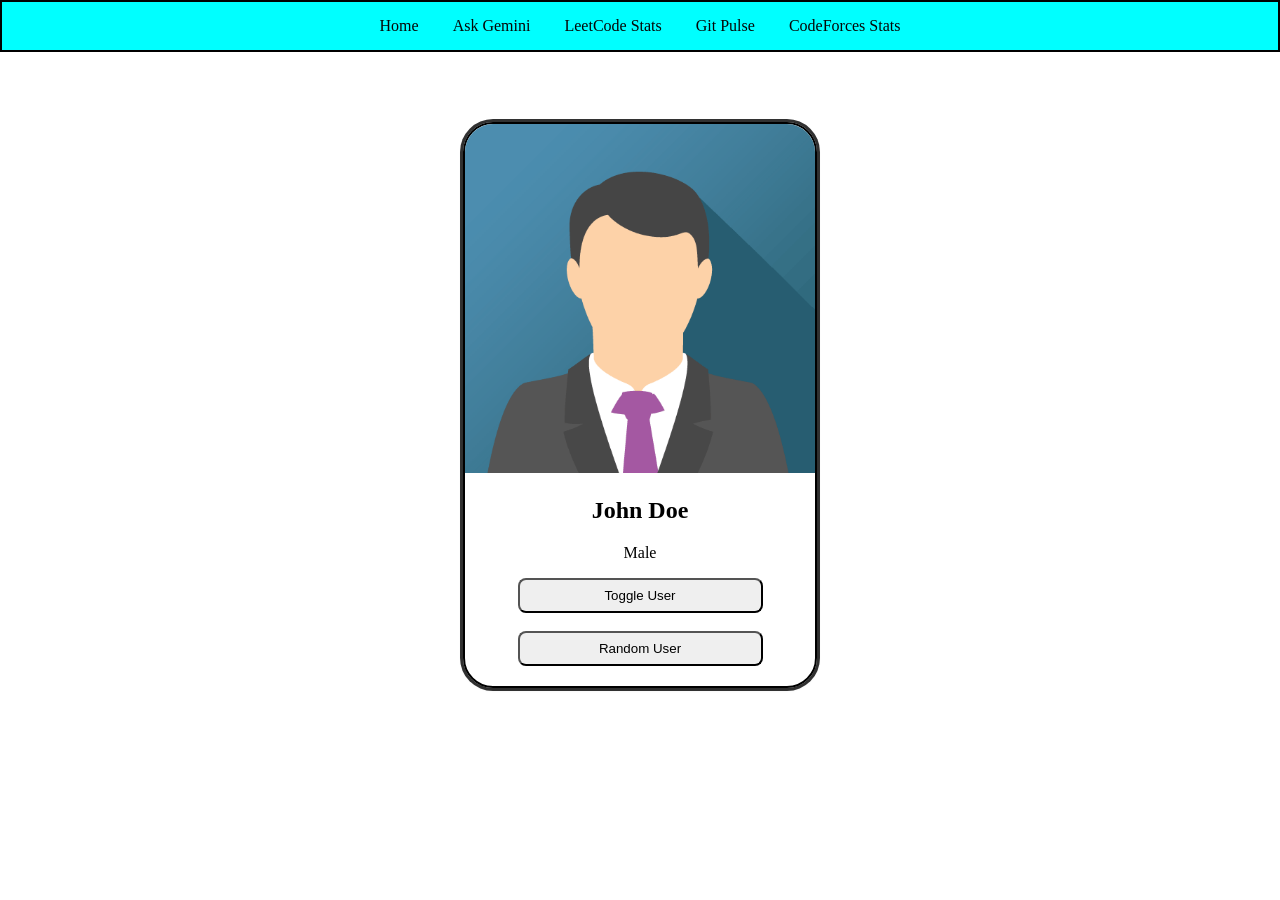
<file: index.html>
<!DOCTYPE html>
<html lang="en">
<head>
    <meta charset="UTF-8">
    <meta name="viewport" content="width=device-width, initial-scale=1.0">
    <title>Document</title>
    <link rel="stylesheet" href="index.css">
</head>
<body>
    <!-- <h1>Hello World!</h1> -->
    <!-- <h1 class="h1-class">Hello world2!</h1> -->
    <!-- <a href="https://www.amazon.in">Amazon</a> -->
    <div class="nav-bar">
        <a href="">Home</a>
        <a href="./ask-gemini.html" target="_blank">Ask Gemini</a>
        <a href="./leetcode-stats.html" target="_blank">LeetCode Stats</a>
        <a href="./gitpulse.html" target="_blank">Git Pulse</a>
        <a href="./codeforces-stats.html" target="_blank">CodeForces Stats</a>
    </div>
    <div class="card">
        <img src="john.png" alt="User Name" id="user-image">
        <h2 id="user-name">John Doe</h2>
        <p id="gender">Male</p>
        <button onclick="toggleUser()">Toggle User</button><br><br>
        <button onClick="randomUser()">Random User</button>
    </div>
    <script src="index.js"></script>
</body>
</html>
</file>
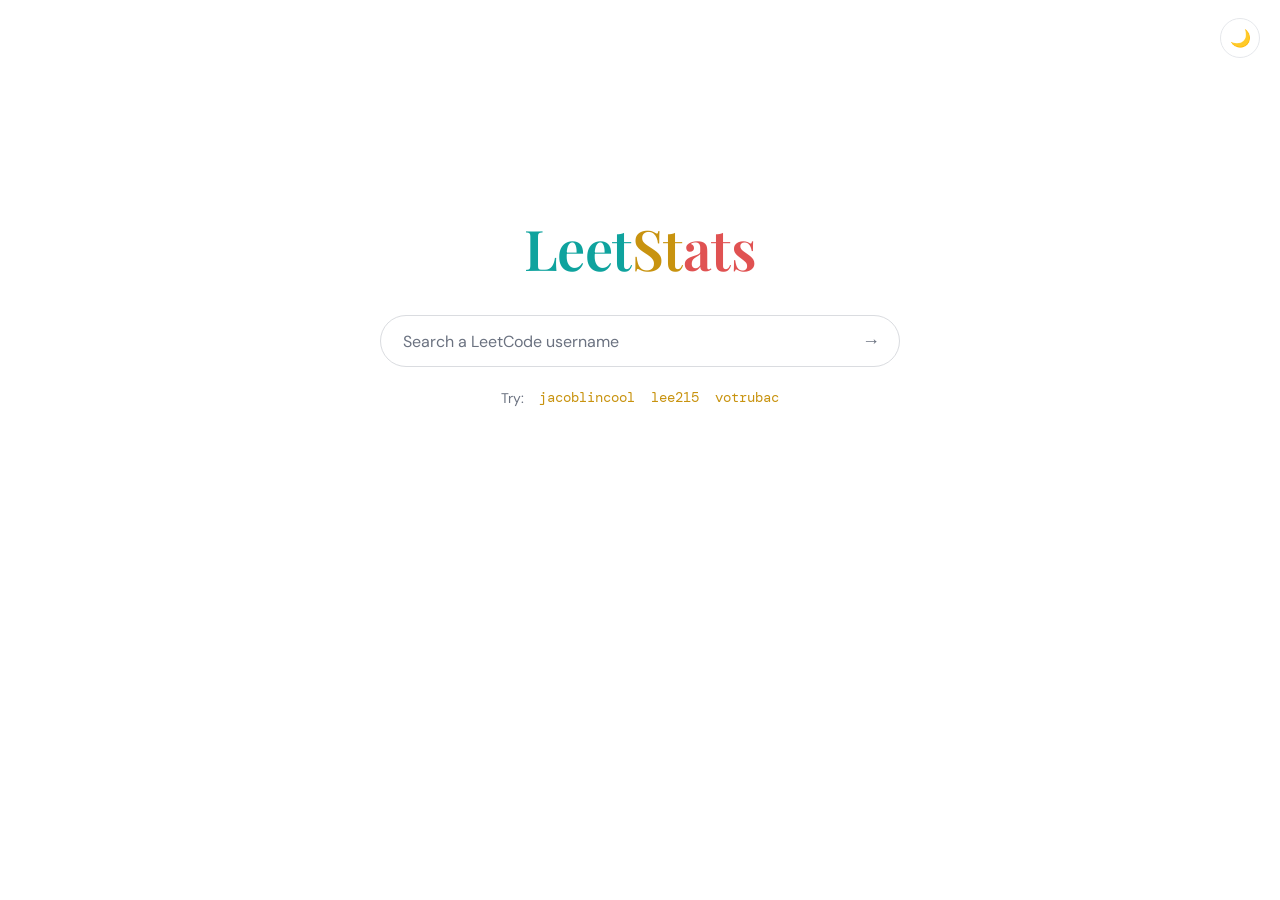
<file: leetcode-stats.html>
<!DOCTYPE html>
<html lang="en" data-theme="light">
<head>
<meta charset="UTF-8">
<meta name="viewport" content="width=device-width, initial-scale=1.0">
<title>LeetStats</title>
<link rel="preconnect" href="https://fonts.googleapis.com">
<link rel="preconnect" href="https://fonts.gstatic.com" crossorigin>
<link href="https://fonts.googleapis.com/css2?family=Playfair+Display:wght@600&family=DM+Sans:wght@400;500;700&family=DM+Mono:wght@400;500&display=swap" rel="stylesheet">
<style>
  :root, [data-theme="light"] {
    --bg: #ffffff;
    --text: #1f2328;
    --muted: #6b7280;
    --line: #e5e7eb;
    --surface: #ffffff;
    --input-border: #dadce0;
    --input-shadow: rgba(32, 33, 36, 0.12);
    --track: #f0f1f3;
    --easy: #0fa39e;
    --medium: #c8930f;
    --hard: #e05252;
    --accent: #c8930f;
    --card-shadow: 0 1px 3px rgba(32, 33, 36, 0.08), 0 8px 28px rgba(32, 33, 36, 0.06);
  }
  [data-theme="dark"] {
    --bg: #0a0b0d;
    --text: #e9e7e2;
    --muted: #8b8f98;
    --line: rgba(255, 255, 255, 0.09);
    --surface: #121418;
    --input-border: rgba(255, 255, 255, 0.14);
    --input-shadow: rgba(0, 0, 0, 0.5);
    --track: rgba(255, 255, 255, 0.08);
    --easy: #3ddad7;
    --medium: #e3b341;
    --hard: #ff6b6b;
    --accent: #e3b341;
    --card-shadow: 0 20px 50px rgba(0, 0, 0, 0.45);
  }

  * { margin: 0; padding: 0; box-sizing: border-box; }

  html, body { height: 100%; }

  body {
    background: var(--bg);
    color: var(--text);
    font-family: "DM Sans", system-ui, sans-serif;
    display: flex;
    flex-direction: column;
    align-items: center;
    transition: background 0.25s, color 0.25s;
  }

  /* theme toggle, top right */
  .theme-toggle {
    position: fixed;
    top: 18px;
    right: 20px;
    width: 40px;
    height: 40px;
    border-radius: 50%;
    border: 1px solid var(--line);
    background: var(--surface);
    color: var(--text);
    font-size: 17px;
    cursor: pointer;
    display: flex;
    align-items: center;
    justify-content: center;
    transition: background 0.25s, border-color 0.25s, transform 0.15s;
    z-index: 10;
  }
  .theme-toggle:hover { transform: scale(1.06); }
  .theme-toggle:focus-visible { outline: 2px solid var(--accent); outline-offset: 2px; }

  main {
    width: 100%;
    max-width: 640px;
    padding: 0 24px 64px;
    display: flex;
    flex-direction: column;
    align-items: center;
    /* Google-style: sits a bit above vertical center when idle */
    margin-top: clamp(96px, 24vh, 210px);
    transition: margin-top 0.45s cubic-bezier(0.3, 0.8, 0.3, 1);
  }
  body.has-result main { margin-top: 72px; }

  .wordmark {
    font-family: "Playfair Display", serif;
    font-weight: 600;
    font-size: clamp(40px, 8vw, 56px);
    letter-spacing: -0.01em;
    margin-bottom: 30px;
    user-select: none;
  }
  .wordmark .l { color: var(--easy); }
  .wordmark .e { color: var(--medium); }
  .wordmark .t { color: var(--hard); }

  /* search */
  .search {
    width: 100%;
    max-width: 520px;
    display: flex;
    align-items: center;
    gap: 12px;
    background: var(--surface);
    border: 1px solid var(--input-border);
    border-radius: 999px;
    padding: 0 8px 0 22px;
    height: 52px;
    transition: box-shadow 0.2s, border-color 0.2s, background 0.25s;
  }
  .search:focus-within {
    box-shadow: 0 2px 10px var(--input-shadow);
    border-color: transparent;
  }
  [data-theme="dark"] .search:focus-within { border-color: var(--accent); box-shadow: none; }

  .search input {
    flex: 1;
    min-width: 0;
    border: none;
    outline: none;
    background: transparent;
    color: var(--text);
    font-family: "DM Mono", monospace;
    font-size: 16px;
  }
  .search input::placeholder { color: var(--muted); font-family: "DM Sans", sans-serif; }

  .search button {
    border: none;
    background: transparent;
    color: var(--muted);
    font-size: 18px;
    width: 40px;
    height: 40px;
    border-radius: 50%;
    cursor: pointer;
    display: flex;
    align-items: center;
    justify-content: center;
    transition: color 0.15s, background 0.15s;
  }
  .search button:hover { color: var(--accent); background: var(--track); }
  .search button:focus-visible { outline: 2px solid var(--accent); outline-offset: 1px; }
  .search button:disabled { opacity: 0.45; cursor: wait; }

  .try {
    margin-top: 20px;
    font-size: 14px;
    color: var(--muted);
    display: flex;
    gap: 14px;
    align-items: center;
    flex-wrap: wrap;
    justify-content: center;
  }
  .try button {
    background: none;
    border: none;
    padding: 2px 1px;
    color: var(--accent);
    font-family: "DM Mono", monospace;
    font-size: 13.5px;
    cursor: pointer;
    border-bottom: 1px dashed transparent;
    transition: border-color 0.15s;
  }
  .try button:hover { border-bottom-color: var(--accent); }
  .try button:focus-visible { outline: 2px solid var(--accent); outline-offset: 2px; }

  /* states */
  .loader {
    margin-top: 52px;
    width: 34px; height: 34px;
    border: 3px solid var(--track);
    border-top-color: var(--accent);
    border-radius: 50%;
    animation: spin 0.8s linear infinite;
  }
  @keyframes spin { to { transform: rotate(360deg); } }

  .error {
    margin-top: 44px;
    text-align: center;
    color: var(--muted);
    font-size: 14.5px;
    line-height: 1.6;
    max-width: 420px;
  }
  .error b { color: var(--hard); font-weight: 700; display: block; margin-bottom: 4px; }

  /* card */
  .card {
    width: 100%;
    margin-top: 44px;
    background: var(--surface);
    border: 1px solid var(--line);
    border-radius: 18px;
    padding: 30px 34px;
    box-shadow: var(--card-shadow);
    animation: rise 0.45s cubic-bezier(0.2, 0.7, 0.3, 1) both;
    transition: background 0.25s, border-color 0.25s;
  }
  @keyframes rise {
    from { opacity: 0; transform: translateY(14px); }
    to   { opacity: 1; transform: translateY(0); }
  }

  .card-head {
    display: flex;
    justify-content: space-between;
    align-items: baseline;
    gap: 10px;
    flex-wrap: wrap;
    margin-bottom: 26px;
  }
  .card-head a {
    font-family: "Playfair Display", serif;
    font-size: 23px;
    font-weight: 600;
    color: var(--text);
    text-decoration: none;
  }
  .card-head a:hover { color: var(--accent); }
  .card-head .rank {
    font-family: "DM Mono", monospace;
    font-size: 13px;
    color: var(--muted);
  }
  .card-head .rank b { color: var(--accent); font-weight: 500; }

  .card-body {
    display: grid;
    grid-template-columns: 168px 1fr;
    gap: 34px;
    align-items: center;
  }

  .ring-wrap { position: relative; width: 168px; height: 168px; margin: 0 auto; }
  .ring-wrap svg { transform: rotate(-90deg); display: block; }
  .ring-track { fill: none; stroke: var(--track); stroke-width: 9; }
  .ring-fill {
    fill: none;
    stroke: var(--accent);
    stroke-width: 9;
    stroke-linecap: round;
    transition: stroke-dashoffset 1.1s cubic-bezier(0.3, 0.8, 0.3, 1), stroke 0.25s;
  }
  .ring-center {
    position: absolute; inset: 0;
    display: flex; flex-direction: column;
    align-items: center; justify-content: center;
  }
  .ring-center .big {
    font-family: "DM Mono", monospace;
    font-size: 36px;
    line-height: 1;
  }
  .ring-center .small {
    color: var(--muted);
    font-size: 11.5px;
    margin-top: 6px;
    letter-spacing: 0.06em;
    text-transform: uppercase;
  }

  .bars { display: flex; flex-direction: column; gap: 18px; }
  .bar-top {
    display: flex;
    justify-content: space-between;
    align-items: baseline;
    margin-bottom: 7px;
  }
  .bar-top .label {
    font-size: 12.5px;
    font-weight: 700;
    letter-spacing: 0.09em;
    text-transform: uppercase;
  }
  .bar-top .nums {
    font-family: "DM Mono", monospace;
    font-size: 13px;
    color: var(--muted);
  }
  .bar-top .nums b { color: var(--text); font-weight: 500; }
  .bar-track { height: 7px; border-radius: 99px; background: var(--track); overflow: hidden; }
  .bar-fill { height: 100%; width: 0; border-radius: 99px; transition: width 1.1s cubic-bezier(0.3, 0.8, 0.3, 1); }
  .easy   .label { color: var(--easy); }   .easy   .bar-fill { background: var(--easy); }
  .medium .label { color: var(--medium); } .medium .bar-fill { background: var(--medium); }
  .hard   .label { color: var(--hard); }   .hard   .bar-fill { background: var(--hard); }

  .hidden { display: none !important; }

  @media (max-width: 540px) {
    .card { padding: 24px 20px; }
    .card-body { grid-template-columns: 1fr; gap: 26px; }
  }

  @media (prefers-reduced-motion: reduce) {
    * { animation: none !important; transition: none !important; }
  }
</style>
</head>
<body>
  <button class="theme-toggle" id="theme-toggle" aria-label="Switch theme" title="Switch theme">🌙</button>

  <main>
    <h1 class="wordmark"><span class="l">Leet</span><span class="e">St</span><span class="t">ats</span></h1>

    <div class="search">
      <input id="username" type="text" placeholder="Search a LeetCode username" autocomplete="off" spellcheck="false" aria-label="LeetCode username">
      <button id="go" aria-label="Fetch stats" title="Fetch stats">→</button>
    </div>

    <div class="try">
      <span>Try:</span>
      <button data-u="jacoblincool">jacoblincool</button>
      <button data-u="lee215">lee215</button>
      <button data-u="votrubac">votrubac</button>
    </div>

    <div id="loading" class="loader hidden" role="status" aria-label="Loading"></div>

    <div id="error" class="error hidden" role="alert">
      <b>Couldn't fetch that profile</b>
      <span id="error-msg"></span>
    </div>

    <section id="card" class="card hidden" aria-live="polite">
      <div class="card-head">
        <a id="profile-link" href="#" target="_blank" rel="noopener"></a>
        <span class="rank">Rank <b id="ranking">—</b></span>
      </div>
      <div class="card-body">
        <div class="ring-wrap">
          <svg width="168" height="168" viewBox="0 0 168 168" aria-hidden="true">
            <circle class="ring-track" cx="84" cy="84" r="74"></circle>
            <circle class="ring-fill" id="ring" cx="84" cy="84" r="74"></circle>
          </svg>
          <div class="ring-center">
            <div class="big" id="total-solved">0</div>
            <div class="small" id="total-label">solved</div>
          </div>
        </div>
        <div class="bars">
          <div class="bar-row easy">
            <div class="bar-top"><span class="label">Easy</span>
              <span class="nums"><b id="easy-solved">0</b> / <span id="easy-total">0</span></span></div>
            <div class="bar-track"><div class="bar-fill" id="easy-bar"></div></div>
          </div>
          <div class="bar-row medium">
            <div class="bar-top"><span class="label">Medium</span>
              <span class="nums"><b id="medium-solved">0</b> / <span id="medium-total">0</span></span></div>
            <div class="bar-track"><div class="bar-fill" id="medium-bar"></div></div>
          </div>
          <div class="bar-row hard">
            <div class="bar-top"><span class="label">Hard</span>
              <span class="nums"><b id="hard-solved">0</b> / <span id="hard-total">0</span></span></div>
            <div class="bar-track"><div class="bar-fill" id="hard-bar"></div></div>
          </div>
        </div>
      </div>
    </section>
  </main>

<script>
(function () {
  "use strict";

  /* ---------- theme ---------- */
  var root = document.documentElement;
  var toggle = document.getElementById("theme-toggle");
  var prefersDark = window.matchMedia("(prefers-color-scheme: dark)").matches;
  setTheme(prefersDark ? "dark" : "light");

  function setTheme(t) {
    root.setAttribute("data-theme", t);
    toggle.textContent = t === "dark" ? "☀️" : "🌙";
  }
  toggle.addEventListener("click", function () {
    setTheme(root.getAttribute("data-theme") === "dark" ? "light" : "dark");
  });

  /* ---------- elements ---------- */
  var input = document.getElementById("username");
  var goBtn = document.getElementById("go");
  var loadingEl = document.getElementById("loading");
  var errorEl = document.getElementById("error");
  var errorMsg = document.getElementById("error-msg");
  var cardEl = document.getElementById("card");

  var RING_R = 74;
  var RING_C = 2 * Math.PI * RING_R;
  var ring = document.getElementById("ring");
  ring.setAttribute("stroke-dasharray", RING_C);
  ring.setAttribute("stroke-dashoffset", RING_C);

  /* ---------- data sources (tried in order) ---------- */
  var SOURCES = [
    {
      url: function (u) { return "https://leetcode-api-faisalshohag.vercel.app/" + encodeURIComponent(u); },
      parse: function (d) {
        if (!d || d.errors || d.totalSolved === undefined) return null;
        return pick(d);
      }
    },
    {
      url: function (u) { return "https://alfa-leetcode-api.onrender.com/userProfile/" + encodeURIComponent(u); },
      parse: function (d) {
        if (!d || d.errors || d.totalSolved === undefined) return null;
        return pick(d);
      }
    },
    {
      url: function (u) { return "https://leetcode-stats-api.herokuapp.com/" + encodeURIComponent(u); },
      parse: function (d) {
        if (!d || d.status !== "success") return null;
        return pick(d);
      }
    }
  ];

  function pick(d) {
    return {
      totalSolved: d.totalSolved, totalQuestions: d.totalQuestions,
      easySolved: d.easySolved, totalEasy: d.totalEasy,
      mediumSolved: d.mediumSolved, totalMedium: d.totalMedium,
      hardSolved: d.hardSolved, totalHard: d.totalHard,
      ranking: d.ranking
    };
  }

  function fetchWithTimeout(url, ms) {
    var ctrl = new AbortController();
    var t = setTimeout(function () { ctrl.abort(); }, ms);
    return fetch(url, { signal: ctrl.signal })
      .then(function (r) { return r.json(); })
      .finally(function () { clearTimeout(t); });
  }

  function fetchStats(username) {
    var i = 0;
    function tryNext() {
      if (i >= SOURCES.length) return Promise.reject(new Error("all sources failed"));
      var src = SOURCES[i++];
      return fetchWithTimeout(src.url(username), 12000)
        .then(function (json) {
          var parsed = src.parse(json);
          return parsed || tryNext();
        })
        .catch(function () { return tryNext(); });
    }
    return tryNext();
  }

  /* ---------- rendering ---------- */
  function fmt(n) {
    if (n === null || n === undefined || isNaN(n)) return "—";
    return Number(n).toLocaleString("en-US");
  }

  function countUp(el, target, ms) {
    var reduce = window.matchMedia("(prefers-reduced-motion: reduce)").matches;
    if (reduce || !target) { el.textContent = fmt(target || 0); return; }
    var start = performance.now();
    (function step(now) {
      var p = Math.min(((now || performance.now()) - start) / ms, 1);
      var eased = 1 - Math.pow(1 - p, 3);
      el.textContent = fmt(Math.round(target * eased));
      if (p < 1) requestAnimationFrame(step);
    })();
  }

  function setBar(id, solved, total) {
    var pct = total > 0 ? (solved / total) * 100 : 0;
    document.getElementById(id).style.width = Math.max(pct, solved > 0 ? 2 : 0) + "%";
  }

  function render(username, s) {
    var link = document.getElementById("profile-link");
    link.textContent = username;
    link.href = "https://leetcode.com/u/" + encodeURIComponent(username) + "/";

    document.getElementById("ranking").textContent = "#" + fmt(s.ranking);
    document.getElementById("total-label").textContent = "of " + fmt(s.totalQuestions);
    document.getElementById("easy-solved").textContent = fmt(s.easySolved);
    document.getElementById("easy-total").textContent = fmt(s.totalEasy);
    document.getElementById("medium-solved").textContent = fmt(s.mediumSolved);
    document.getElementById("medium-total").textContent = fmt(s.totalMedium);
    document.getElementById("hard-solved").textContent = fmt(s.hardSolved);
    document.getElementById("hard-total").textContent = fmt(s.totalHard);

    document.body.classList.add("has-result");
    cardEl.classList.remove("hidden");

    requestAnimationFrame(function () {
      requestAnimationFrame(function () {
        countUp(document.getElementById("total-solved"), s.totalSolved, 1100);
        var pct = s.totalQuestions > 0 ? s.totalSolved / s.totalQuestions : 0;
        ring.setAttribute("stroke-dashoffset", RING_C * (1 - pct));
        setBar("easy-bar", s.easySolved, s.totalEasy);
        setBar("medium-bar", s.mediumSolved, s.totalMedium);
        setBar("hard-bar", s.hardSolved, s.totalHard);
      });
    });
  }

  function resetCard() {
    ring.setAttribute("stroke-dashoffset", RING_C);
    ["easy-bar", "medium-bar", "hard-bar"].forEach(function (id) {
      document.getElementById(id).style.width = "0";
    });
    document.getElementById("total-solved").textContent = "0";
  }

  /* ---------- flow ---------- */
  var busy = false;

  function lookup(username) {
    username = (username || "").trim();
    if (!username || busy) return;
    busy = true;

    input.value = username;
    goBtn.disabled = true;
    errorEl.classList.add("hidden");
    cardEl.classList.add("hidden");
    resetCard();
    loadingEl.classList.remove("hidden");

    fetchStats(username)
      .then(function (stats) {
        loadingEl.classList.add("hidden");
        render(username, stats);
      })
      .catch(function () {
        loadingEl.classList.add("hidden");
        errorMsg.textContent = 'No stats found for "' + username +
          '". Check the spelling, or the public stats APIs may be briefly busy — try again in a moment.';
        errorEl.classList.remove("hidden");
      })
      .finally(function () {
        goBtn.disabled = false;
        busy = false;
      });
  }

  goBtn.addEventListener("click", function () { lookup(input.value); });
  input.addEventListener("keydown", function (e) { if (e.key === "Enter") lookup(input.value); });
  document.querySelectorAll(".try button").forEach(function (b) {
    b.addEventListener("click", function () { lookup(b.dataset.u); });
  });
})();
</script>
</body>
</html>
</file>
<file: index.css>
body{
    margin:0px;
}

h1{
    color:blue;
}
.nav-bar{
    border-color:black;
    border-width:2px;
    border-style:solid;
    background-color:aqua;
    padding:15px;
    text-align:center;
}
.nav-bar a{
    padding:15px;
    text-decoration:none;
    color:rgb(6, 6, 6);
}
.nav-bar a:hover{
    background-color:cornflowerblue;
    text-decoration: underline;
    color:white;
}
.card{
    border:2px solid black;
    width:350px;
    text-align:center;
    margin-left: auto;
    margin-right:auto;
    margin-top:70px;
    border-radius:30px;
    overflow:hidden;
    padding-bottom:20px;
    box-shadow: rgba(0, 0, 0, 0.16) 0px 1px 4px, rgb(51, 51, 51) 0px 0px 0px 3px;
}
.card img{
    width:100%;
}
.card button{
    width:70%;
    padding:8px;
    border-radius:8px;
}
.card button:hover{
    cursor:pointer;
}
</file>
